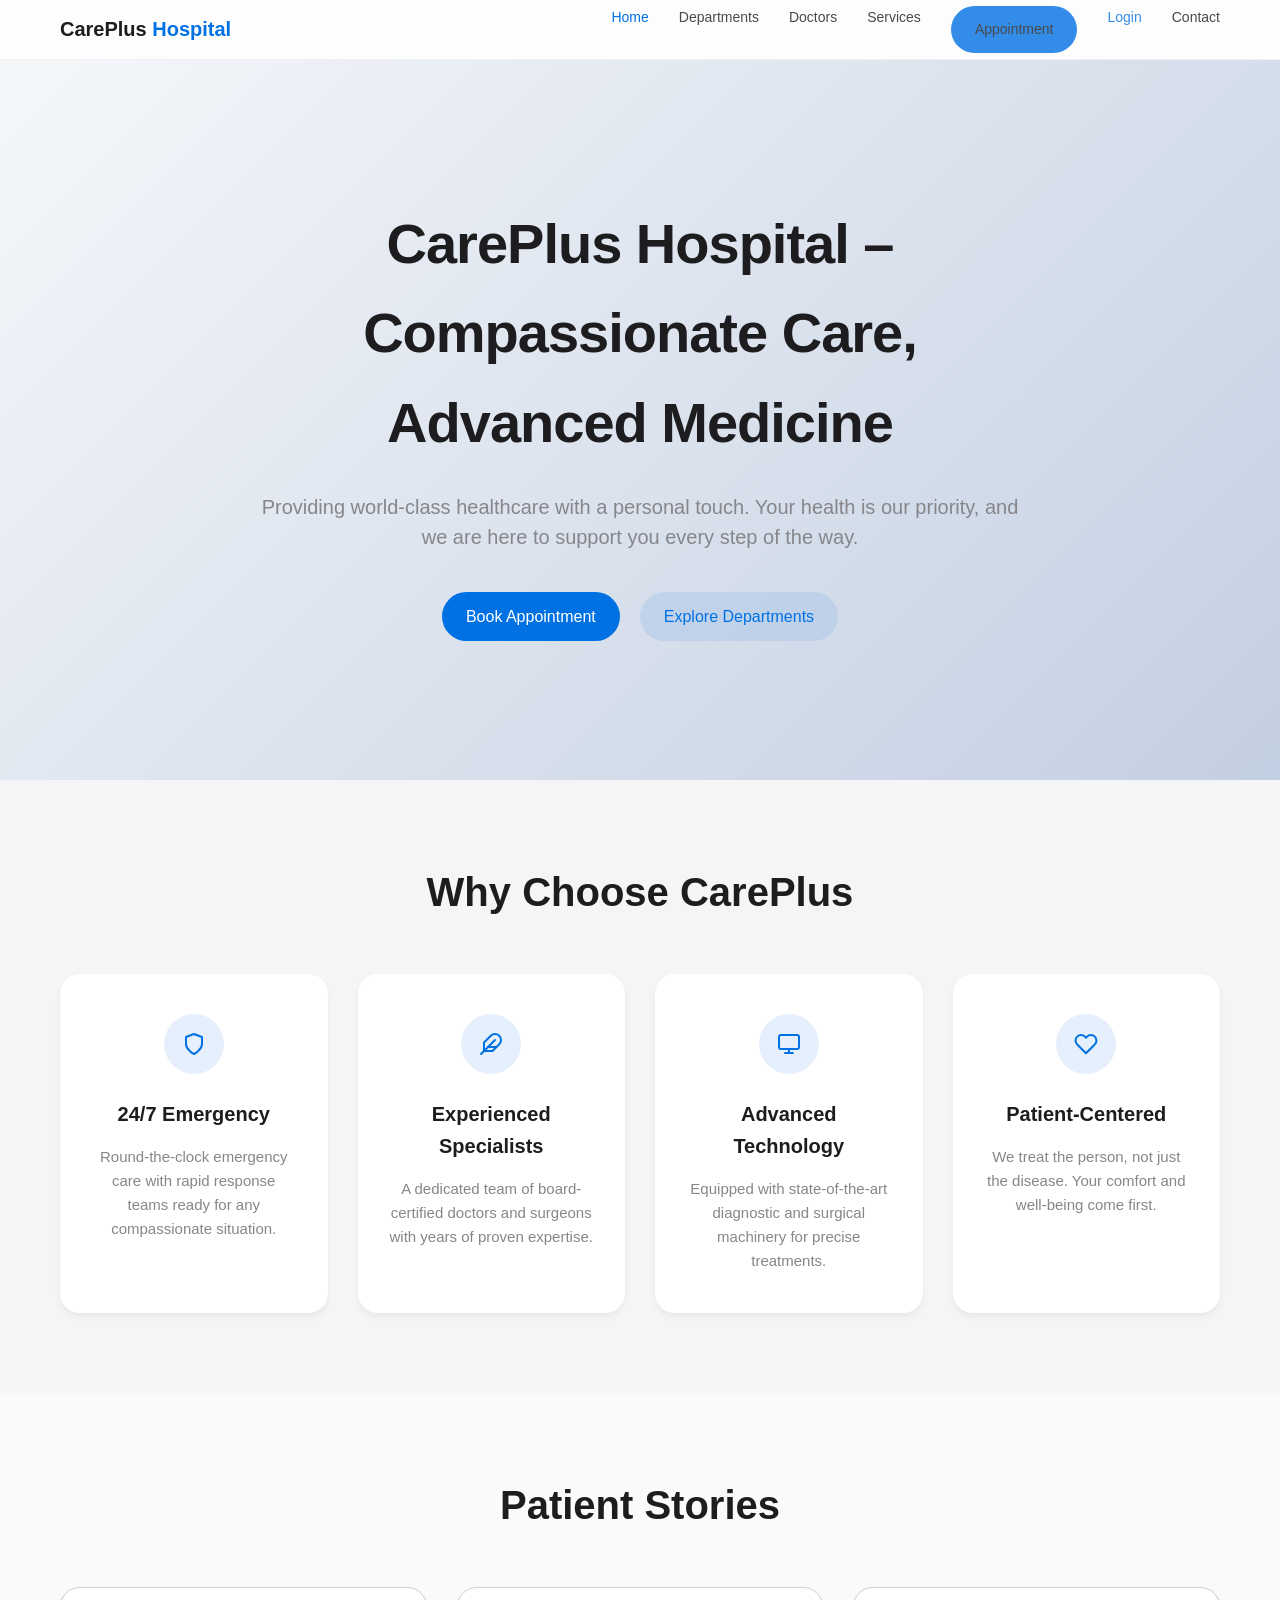
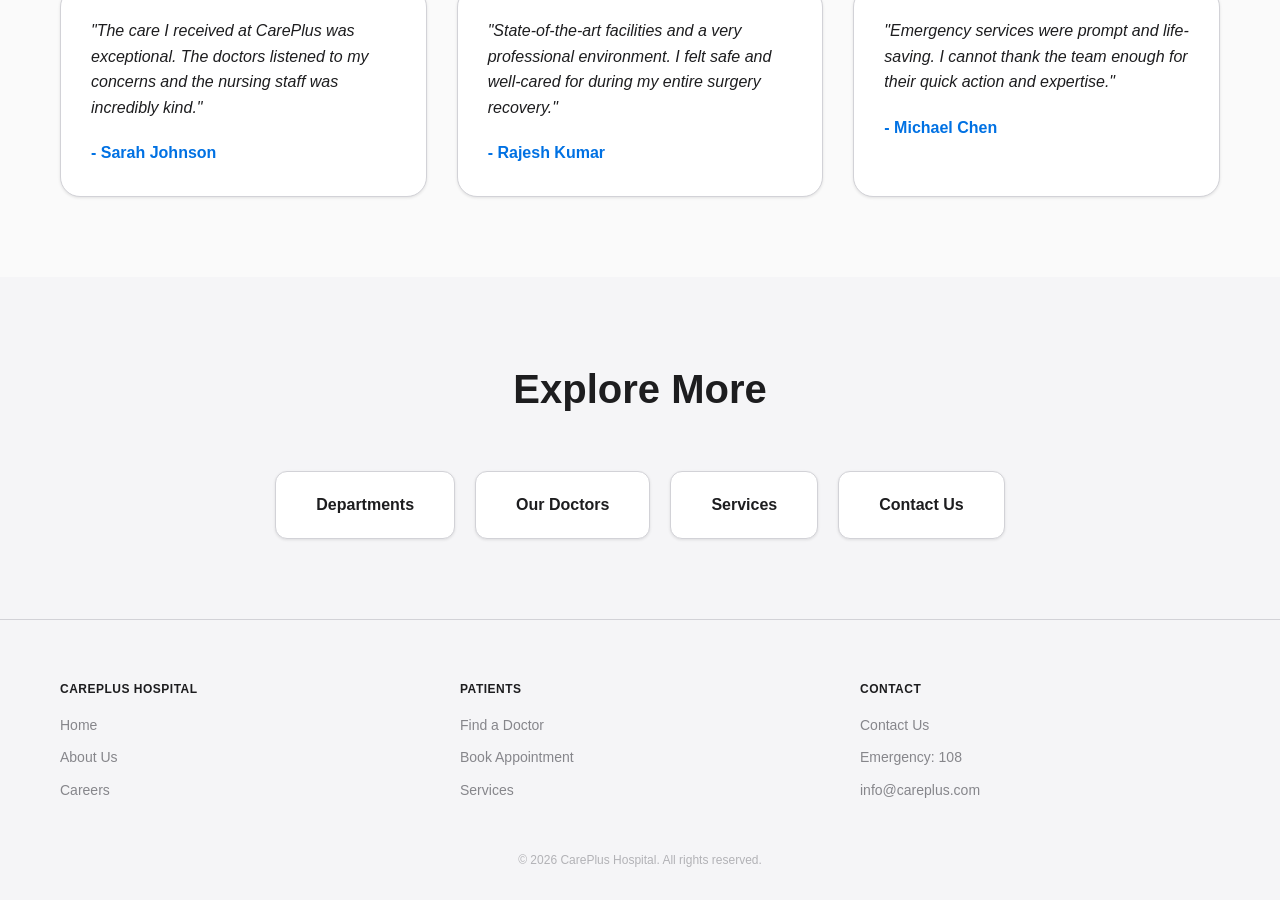
<file: index.html>
<!DOCTYPE html>
<html lang="en">
<head>
    <meta charset="UTF-8">
    <meta name="viewport" content="width=device-width, initial-scale=1.0">
    <title>CarePlus Hospital - Compassionate Care, Advanced Medicine</title>
    <link rel="stylesheet" href="assets/css/style.css">
</head>
<body>

    <!-- Header -->
    <header>
        <div class="container">
            <a href="index.html" class="logo">CarePlus <span>Hospital</span></a>
            <div class="menu-toggle">☰</div>
            <nav class="nav-links">
                <a href="index.html">Home</a>
                <a href="departments.html">Departments</a>
                <a href="doctors.html">Doctors</a>
                <a href="services.html">Services</a>
                <a href="appointment.html" class="btn btn-sm">Appointment</a>
                <!-- Phase 3: Add authentication links -->
                <a href="auth.html" style="color: var(--primary-color); font-weight: 500;">Login</a>
                <a href="contact.html">Contact</a>
            </nav>
        </div>
    </header>

    <!-- Hero Section -->
    <section class="hero">
        <div class="hero-content">
            <h1>CarePlus Hospital – Compassionate Care, Advanced Medicine</h1>
            <p>Providing world-class healthcare with a personal touch. Your health is our priority, and we are here to support you every step of the way.</p>
            <div class="hero-btns">
                <a href="appointment.html" class="btn">Book Appointment</a>
                <a href="departments.html" class="btn btn-secondary">Explore Departments</a>
            </div>
        </div>
    </section>

    <!-- Why Choose CarePlus -->
    <section class="section">
        <div class="container">
            <h2 class="section-title">Why Choose CarePlus</h2>
            <div class="grid-4">
                <!-- Card 1 -->
                <div class="feature-card">
                    <div class="feature-icon">
                        <svg width="24" height="24" viewBox="0 0 24 24" fill="none" stroke="currentColor" stroke-width="2" stroke-linecap="round" stroke-linejoin="round"><path d="M12 22s8-4 8-10V5l-8-3-8 3v7c0 6 8 10 8 10z"></path></svg>
                    </div>
                    <h3>24/7 Emergency</h3>
                    <p>Round-the-clock emergency care with rapid response teams ready for any compassionate situation.</p>
                </div>
                <!-- Card 2 -->
                <div class="feature-card">
                    <div class="feature-icon">
                        <svg width="24" height="24" viewBox="0 0 24 24" fill="none" stroke="currentColor" stroke-width="2" stroke-linecap="round" stroke-linejoin="round"><path d="M20.24 12.24a6 6 0 0 0-8.49-8.49L5 10.5V19h8.5z"></path><line x1="16" y1="8" x2="2" y2="22"></line><line x1="17.5" y1="15" x2="9" y2="15"></line></svg>
                    </div>
                    <h3>Experienced Specialists</h3>
                    <p>A dedicated team of board-certified doctors and surgeons with years of proven expertise.</p>
                </div>
                <!-- Card 3 -->
                <div class="feature-card">
                    <div class="feature-icon">
                        <svg width="24" height="24" viewBox="0 0 24 24" fill="none" stroke="currentColor" stroke-width="2" stroke-linecap="round" stroke-linejoin="round"><rect x="2" y="3" width="20" height="14" rx="2" ry="2"></rect><line x1="8" y1="21" x2="16" y2="21"></line><line x1="12" y1="17" x2="12" y2="21"></line></svg>
                    </div>
                    <h3>Advanced Technology</h3>
                    <p>Equipped with state-of-the-art diagnostic and surgical machinery for precise treatments.</p>
                </div>
                <!-- Card 4 -->
                <div class="feature-card">
                    <div class="feature-icon">
                        <svg width="24" height="24" viewBox="0 0 24 24" fill="none" stroke="currentColor" stroke-width="2" stroke-linecap="round" stroke-linejoin="round"><path d="M20.84 4.61a5.5 5.5 0 0 0-7.78 0L12 5.67l-1.06-1.06a5.5 5.5 0 0 0-7.78 7.78l1.06 1.06L12 21.23l7.78-7.78 1.06-1.06a5.5 5.5 0 0 0 0-7.78z"></path></svg>
                    </div>
                    <h3>Patient-Centered</h3>
                    <p>We treat the person, not just the disease. Your comfort and well-being come first.</p>
                </div>
            </div>
        </div>
    </section>

    <!-- Testimonials -->
    <section class="section" style="background-color: #fafafa;">
        <div class="container">
            <h2 class="section-title">Patient Stories</h2>
            <div class="grid-3">
                <div class="testimonial-card">
                    <p class="testimonial-text">"The care I received at CarePlus was exceptional. The doctors listened to my concerns and the nursing staff was incredibly kind."</p>
                    <p class="testimonial-author">- Sarah Johnson</p>
                </div>
                <div class="testimonial-card">
                    <p class="testimonial-text">"State-of-the-art facilities and a very professional environment. I felt safe and well-cared for during my entire surgery recovery."</p>
                    <p class="testimonial-author">- Rajesh Kumar</p>
                </div>
                <div class="testimonial-card">
                    <p class="testimonial-text">"Emergency services were prompt and life-saving. I cannot thank the team enough for their quick action and expertise."</p>
                    <p class="testimonial-author">- Michael Chen</p>
                </div>
            </div>
        </div>
    </section>

    <!-- Quick Navigation -->
    <section class="section">
        <div class="container">
            <h2 class="section-title">Explore More</h2>
            <div class="quick-nav-grid">
                <a href="departments.html" class="quick-nav-btn">Departments</a>
                <a href="doctors.html" class="quick-nav-btn">Our Doctors</a>
                <a href="services.html" class="quick-nav-btn">Services</a>
                <a href="contact.html" class="quick-nav-btn">Contact Us</a>
            </div>
        </div>
    </section>

    <!-- Footer -->
    <footer>
        <div class="container">
            <div class="footer-content">
                <div class="footer-col">
                    <h4>CarePlus Hospital</h4>
                    <a href="index.html">Home</a>
                    <a href="about.html">About Us</a>
                    <a href="careers.html">Careers</a>
                </div>
                <div class="footer-col">
                    <h4>Patients</h4>
                    <a href="doctors.html">Find a Doctor</a>
                    <a href="appointment.html">Book Appointment</a>
                    <a href="services.html">Services</a>
                </div>
                <div class="footer-col">
                    <h4>Contact</h4>
                    <a href="contact.html">Contact Us</a>
                    <a href="#">Emergency: 108</a>
                    <a href="#">info@careplus.com</a>
                </div>
            </div>
            <p style="text-align: center; opacity: 0.6; font-size: 12px;">&copy; 2026 CarePlus Hospital. All rights reserved.</p>
        </div>
    </footer>

    <script src="assets/js/main.js"></script>
</body>
</html>
</file>
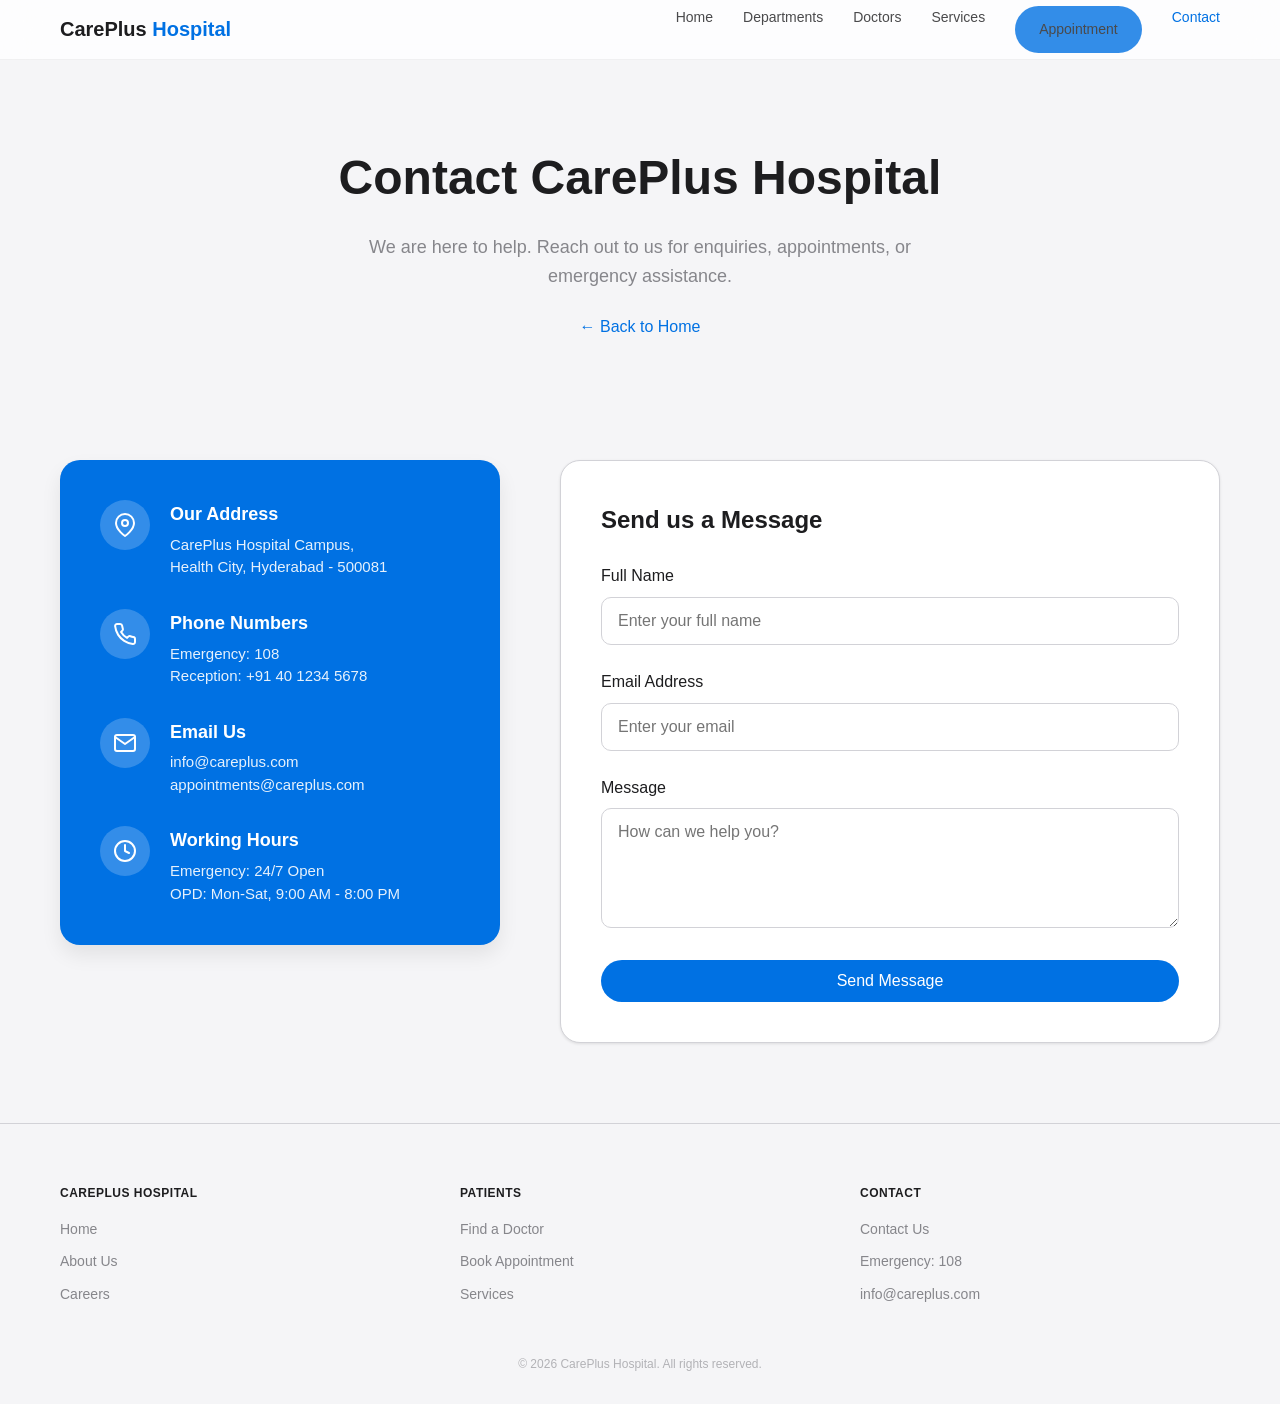
<file: contact.html>
<!DOCTYPE html>
<html lang="en">

<head>
    <meta charset="UTF-8">
    <meta name="viewport" content="width=device-width, initial-scale=1.0">
    <title>Contact Us - CarePlus Hospital</title>
    <link rel="stylesheet" href="assets/css/style.css">
</head>

<body>

    <!-- Header -->
    <header>
        <div class="container">
            <a href="index.html" class="logo">CarePlus <span>Hospital</span></a>
            <div class="menu-toggle">☰</div>
            <nav class="nav-links">
                <a href="index.html">Home</a>
                <a href="departments.html">Departments</a>
                <a href="doctors.html">Doctors</a>
                <a href="services.html">Services</a>
                <a href="appointment.html" class="btn btn-sm">Appointment</a>
                <a href="contact.html" class="active">Contact</a>
            </nav>
        </div>
    </header>

    <!-- Page Header -->
    <section class="page-header">
        <div class="container">
            <h1>Contact CarePlus Hospital</h1>
            <p>We are here to help. Reach out to us for enquiries, appointments, or emergency assistance.</p>
            <div style="margin-top: 24px;">
                <a href="index.html" style="color: var(--primary-color); font-weight: 500;">&larr; Back to Home</a>
            </div>
        </div>
    </section>

    <!-- Contact Section -->
    <section class="section">
        <div class="container">
            <div class="contact-grid">

                <!-- Contact Info -->
                <div class="contact-info-card">

                    <!-- Address -->
                    <div class="contact-info-item">
                        <div class="contact-info-icon">
                            <svg width="24" height="24" viewBox="0 0 24 24" fill="none" stroke="currentColor"
                                stroke-width="2" stroke-linecap="round" stroke-linejoin="round">
                                <path d="M21 10c0 7-9 13-9 13s-9-6-9-13a9 9 0 0 1 18 0z"></path>
                                <circle cx="12" cy="10" r="3"></circle>
                            </svg>
                        </div>
                        <div class="contact-info-text">
                            <h3>Our Address</h3>
                            <p>CarePlus Hospital Campus,<br>Health City, Hyderabad - 500081</p>
                        </div>
                    </div>

                    <!-- Phones -->
                    <div class="contact-info-item">
                        <div class="contact-info-icon">
                            <svg width="24" height="24" viewBox="0 0 24 24" fill="none" stroke="currentColor"
                                stroke-width="2" stroke-linecap="round" stroke-linejoin="round">
                                <path
                                    d="M22 16.92v3a2 2 0 0 1-2.18 2 19.79 19.79 0 0 1-8.63-3.07 19.5 19.5 0 0 1-6-6 19.79 19.79 0 0 1-3.07-8.67A2 2 0 0 1 4.11 2h3a2 2 0 0 1 2 1.72 12.84 12.84 0 0 0 .7 2.81 2 2 0 0 1-.45 2.11L8.09 9.91a16 16 0 0 0 6 6l1.27-1.27a2 2 0 0 1 2.11-.45 12.84 12.84 0 0 0 2.81.7A2 2 0 0 1 22 16.92z">
                                </path>
                            </svg>
                        </div>
                        <div class="contact-info-text">
                            <h3>Phone Numbers</h3>
                            <p>Emergency: 108<br>Reception: +91 40 1234 5678</p>
                        </div>
                    </div>

                    <!-- Email -->
                    <div class="contact-info-item">
                        <div class="contact-info-icon">
                            <svg width="24" height="24" viewBox="0 0 24 24" fill="none" stroke="currentColor"
                                stroke-width="2" stroke-linecap="round" stroke-linejoin="round">
                                <path d="M4 4h16c1.1 0 2 .9 2 2v12c0 1.1-.9 2-2 2H4c-1.1 0-2-.9-2-2V6c0-1.1.9-2 2-2z">
                                </path>
                                <polyline points="22,6 12,13 2,6"></polyline>
                            </svg>
                        </div>
                        <div class="contact-info-text">
                            <h3>Email Us</h3>
                            <p>info@careplus.com<br>appointments@careplus.com</p>
                        </div>
                    </div>

                    <!-- Timings -->
                    <div class="contact-info-item">
                        <div class="contact-info-icon">
                            <svg width="24" height="24" viewBox="0 0 24 24" fill="none" stroke="currentColor"
                                stroke-width="2" stroke-linecap="round" stroke-linejoin="round">
                                <circle cx="12" cy="12" r="10"></circle>
                                <polyline points="12 6 12 12 16 14"></polyline>
                            </svg>
                        </div>
                        <div class="contact-info-text">
                            <h3>Working Hours</h3>
                            <p>Emergency: 24/7 Open<br>OPD: Mon-Sat, 9:00 AM - 8:00 PM</p>
                        </div>
                    </div>

                </div>

                <!-- Contact Form -->
                <div class="contact-form-container">
                    <h2 style="margin-bottom: 24px; color: var(--secondary-color);">Send us a Message</h2>
                    <form>
                        <div class="form-group">
                            <label class="form-label">Full Name</label>
                            <input type="text" class="form-control" placeholder="Enter your full name" required>
                        </div>
                        <div class="form-group">
                            <label class="form-label">Email Address</label>
                            <input type="email" class="form-control" placeholder="Enter your email" required>
                        </div>
                        <div class="form-group">
                            <label class="form-label">Message</label>
                            <textarea class="form-control" placeholder="How can we help you?" required></textarea>
                        </div>
                        <button type="submit" class="btn" style="width: 100%;">Send Message</button>
                    </form>
                </div>

            </div>
        </div>
    </section>

    <!-- Footer -->
    <footer>
        <div class="container">
            <div class="footer-content">
                <div class="footer-col">
                    <h4>CarePlus Hospital</h4>
                    <a href="index.html">Home</a>
                    <a href="about.html">About Us</a>
                    <a href="careers.html">Careers</a>
                </div>
                <div class="footer-col">
                    <h4>Patients</h4>
                    <a href="doctors.html">Find a Doctor</a>
                    <a href="appointment.html">Book Appointment</a>
                    <a href="services.html">Services</a>
                </div>
                <div class="footer-col">
                    <h4>Contact</h4>
                    <a href="contact.html">Contact Us</a>
                    <a href="#">Emergency: 108</a>
                    <a href="#">info@careplus.com</a>
                </div>
            </div>
            <p style="text-align: center; opacity: 0.6; font-size: 12px;">&copy; 2026 CarePlus Hospital. All rights
                reserved.</p>
        </div>
    </footer>

    <script src="assets/js/main.js"></script>
</body>

</html>
</file>
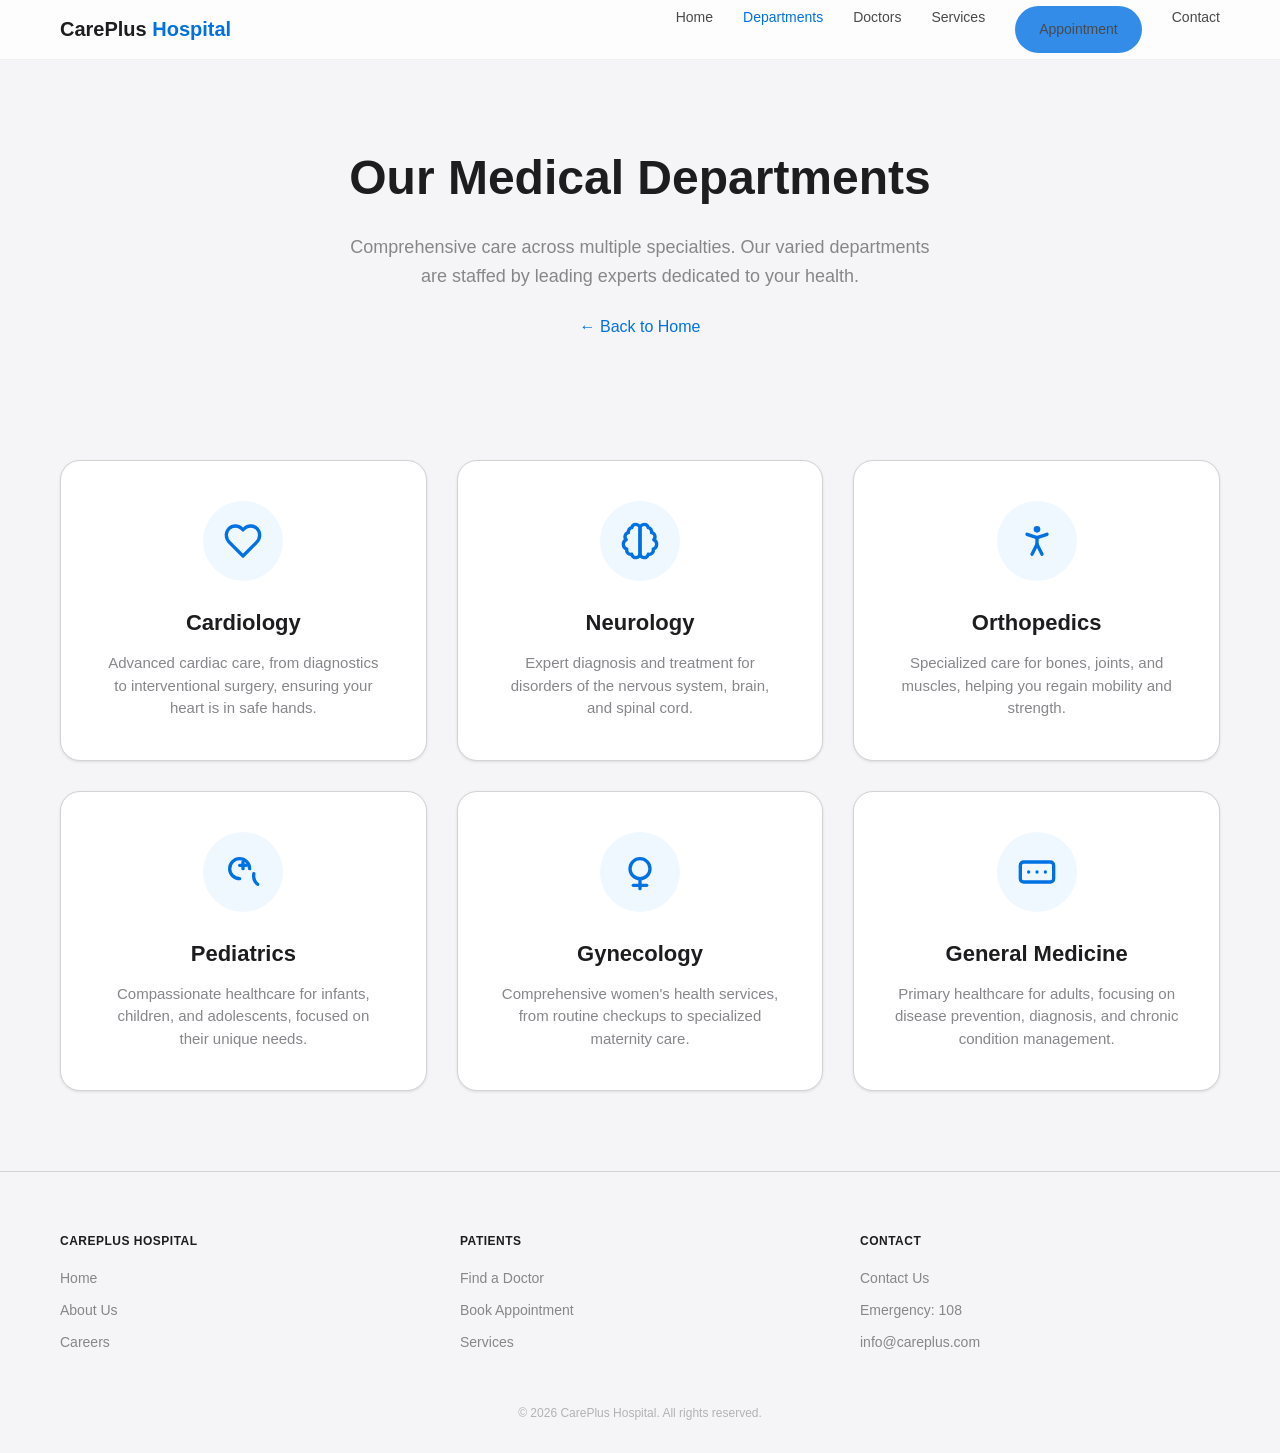
<file: departments.html>
<!DOCTYPE html>
<html lang="en">

<head>
    <meta charset="UTF-8">
    <meta name="viewport" content="width=device-width, initial-scale=1.0">
    <title>Departments - CarePlus Hospital</title>
    <link rel="stylesheet" href="assets/css/style.css">
</head>

<body>

    <!-- Header -->
    <header>
        <div class="container">
            <a href="index.html" class="logo">CarePlus <span>Hospital</span></a>
            <div class="menu-toggle">☰</div>
            <nav class="nav-links">
                <a href="index.html">Home</a>
                <a href="departments.html" class="active">Departments</a>
                <a href="doctors.html">Doctors</a>
                <a href="services.html">Services</a>
                <a href="appointment.html" class="btn btn-sm">Appointment</a>
                <a href="contact.html">Contact</a>
            </nav>
        </div>
    </header>

    <!-- Page Header -->
    <section class="page-header">
        <div class="container">
            <h1>Our Medical Departments</h1>
            <p>Comprehensive care across multiple specialties. Our varied departments are staffed by leading experts
                dedicated to your health.</p>
            <div style="margin-top: 24px;">
                <a href="index.html" style="color: var(--primary-color); font-weight: 500;">&larr; Back to Home</a>
            </div>
        </div>
    </section>

    <!-- Departments Grid -->
    <section class="section">
        <div class="container">
            <div class="grid-3">
                <!-- Cardiology -->
                <div class="department-card">
                    <div class="department-icon">
                        <svg width="40" height="40" viewBox="0 0 24 24" fill="none" stroke="currentColor"
                            stroke-width="2" stroke-linecap="round" stroke-linejoin="round">
                            <path
                                d="M20.42 4.58a5.4 5.4 0 0 0-7.65 0l-.77.78-.77-.78a5.4 5.4 0 0 0-7.65 0C1.46 6.7 1.33 10.28 4 13l8 8 8-8c2.67-2.72 2.54-6.3.42-8.42z">
                            </path>
                        </svg>
                    </div>
                    <h3>Cardiology</h3>
                    <p>Advanced cardiac care, from diagnostics to interventional surgery, ensuring your heart is in safe
                        hands.</p>
                </div>

                <!-- Neurology -->
                <div class="department-card">
                    <div class="department-icon">
                        <svg width="40" height="40" viewBox="0 0 24 24" fill="none" stroke="currentColor"
                            stroke-width="2" stroke-linecap="round" stroke-linejoin="round">
                            <path
                                d="M9.5 2A2.5 2.5 0 0 1 12 4.5v15a2.5 2.5 0 0 1-4.96.44 2.5 2.5 0 0 1-2.96-3.08 3 3 0 0 1-.34-5.58 2.5 2.5 0 0 1 1.32-4.24 2.5 2.5 0 0 1 1.98-3A2.5 2.5 0 0 1 9.5 2Z">
                            </path>
                            <path
                                d="M14.5 2A2.5 2.5 0 0 0 12 4.5v15a2.5 2.5 0 0 0 4.96.44 2.5 2.5 0 0 0 2.96-3.08 3 3 0 0 0 .34-5.58 2.5 2.5 0 0 0-1.32-4.24 2.5 2.5 0 0 0-1.98-3A2.5 2.5 0 0 0 14.5 2Z">
                            </path>
                        </svg>
                    </div>
                    <h3>Neurology</h3>
                    <p>Expert diagnosis and treatment for disorders of the nervous system, brain, and spinal cord.</p>
                </div>

                <!-- Orthopedics -->
                <div class="department-card">
                    <div class="department-icon">
                        <svg width="40" height="40" viewBox="0 0 24 24" fill="none" stroke="currentColor"
                            stroke-width="2" stroke-linecap="round" stroke-linejoin="round">
                            <circle cx="12" cy="5" r="1"></circle>
                            <path d="m9 20 3-6 3 6"></path>
                            <path d="m6 8 6 2 6-2"></path>
                            <path d="M12 10v4"></path>
                        </svg>
                    </div>
                    <h3>Orthopedics</h3>
                    <p>Specialized care for bones, joints, and muscles, helping you regain mobility and strength.</p>
                </div>

                <!-- Pediatrics -->
                <div class="department-card">
                    <div class="department-icon">
                        <svg width="40" height="40" viewBox="0 0 24 24" fill="none" stroke="currentColor"
                            stroke-width="2" stroke-linecap="round" stroke-linejoin="round">
                            <path d="M10 16c-3.3 0-6-2.7-6-6 0-3.3 2.7-6 6-6 3.3 0 6 2.7 6 6"></path>
                            <path d="M20.8 19.4c-1.8-1.5-2.7-3.9-2.3-6.4"></path>
                            <path d="M14 8h-4"></path>
                            <path d="M12 6v4"></path>
                        </svg>
                    </div>
                    <h3>Pediatrics</h3>
                    <p>Compassionate healthcare for infants, children, and adolescents, focused on their unique needs.
                    </p>
                </div>

                <!-- Gynecology -->
                <div class="department-card">
                    <div class="department-icon">
                        <svg width="40" height="40" viewBox="0 0 24 24" fill="none" stroke="currentColor"
                            stroke-width="2" stroke-linecap="round" stroke-linejoin="round">
                            <circle cx="12" cy="10" r="6"></circle>
                            <path d="M12 16v6"></path>
                            <path d="M8 20h8"></path>
                        </svg>
                    </div>
                    <h3>Gynecology</h3>
                    <p>Comprehensive women's health services, from routine checkups to specialized maternity care.</p>
                </div>

                <!-- General Medicine -->
                <div class="department-card">
                    <div class="department-icon">
                        <svg width="40" height="40" viewBox="0 0 24 24" fill="none" stroke="currentColor"
                            stroke-width="2" stroke-linecap="round" stroke-linejoin="round">
                            <rect x="2" y="6" width="20" height="12" rx="2"></rect>
                            <path d="M12 12h.01"></path>
                            <path d="M17 12h.01"></path>
                            <path d="M7 12h.01"></path>
                        </svg>
                    </div>
                    <h3>General Medicine</h3>
                    <p>Primary healthcare for adults, focusing on disease prevention, diagnosis, and chronic condition
                        management.</p>
                </div>
            </div>
        </div>
    </section>

    <!-- Footer -->
    <footer>
        <div class="container">
            <div class="footer-content">
                <div class="footer-col">
                    <h4>CarePlus Hospital</h4>
                    <a href="index.html">Home</a>
                    <a href="about.html">About Us</a>
                    <a href="careers.html">Careers</a>
                </div>
                <div class="footer-col">
                    <h4>Patients</h4>
                    <a href="doctors.html">Find a Doctor</a>
                    <a href="appointment.html">Book Appointment</a>
                    <a href="services.html">Services</a>
                </div>
                <div class="footer-col">
                    <h4>Contact</h4>
                    <a href="contact.html">Contact Us</a>
                    <a href="#">Emergency: 108</a>
                    <a href="#">info@careplus.com</a>
                </div>
            </div>
            <p style="text-align: center; opacity: 0.6; font-size: 12px;">&copy; 2026 CarePlus Hospital. All rights
                reserved.</p>
        </div>
    </footer>

    <script src="assets/js/main.js"></script>
</body>

</html>
</file>
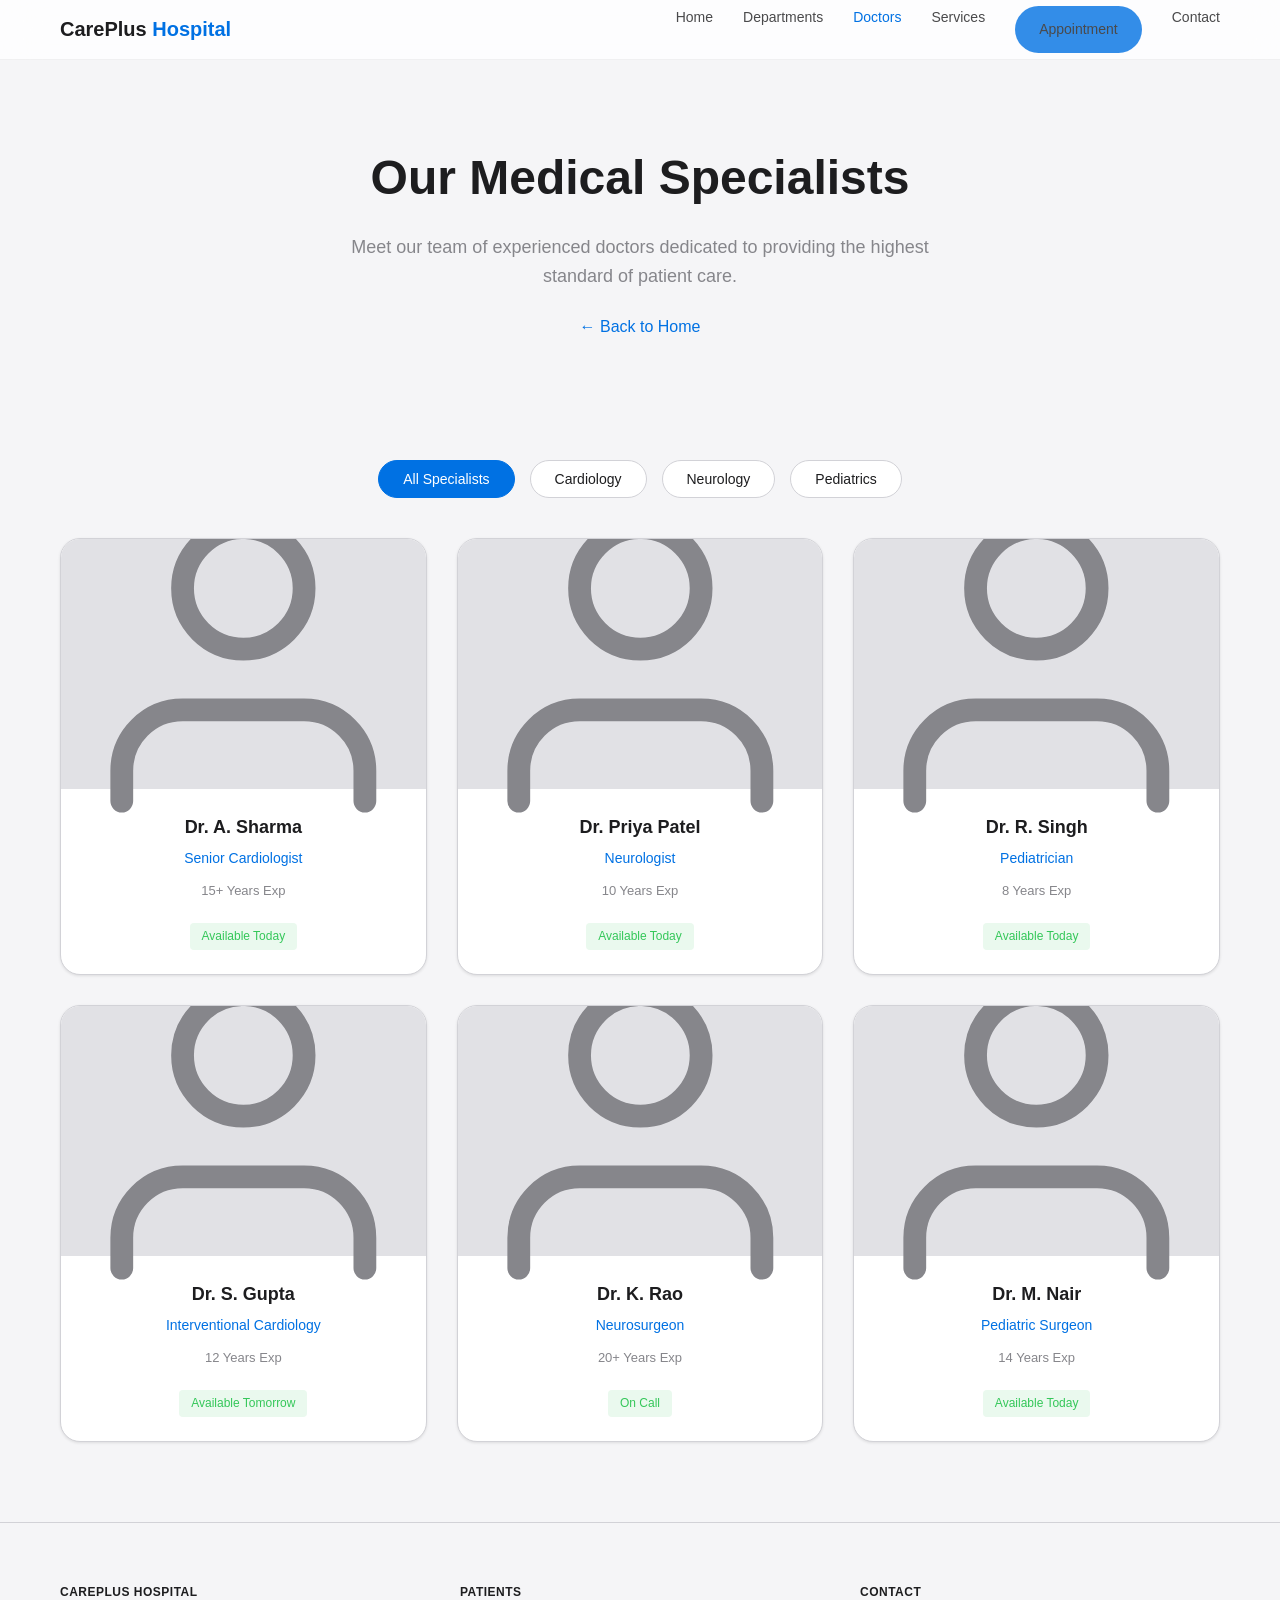
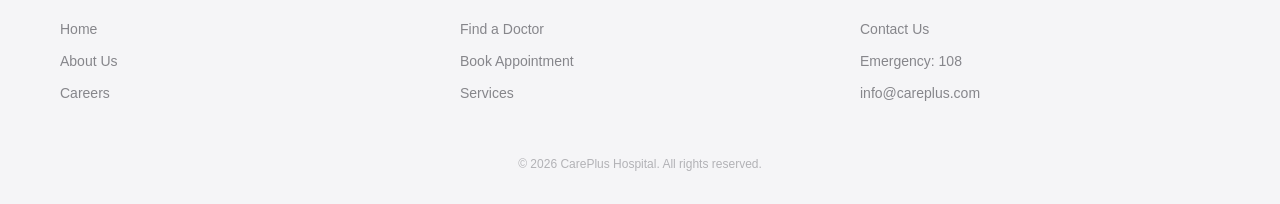
<file: doctors.html>
<!DOCTYPE html>
<html lang="en">

<head>
    <meta charset="UTF-8">
    <meta name="viewport" content="width=device-width, initial-scale=1.0">
    <title>Our Doctors - CarePlus Hospital</title>
    <link rel="stylesheet" href="assets/css/style.css">
</head>

<body>

    <!-- Header -->
    <header>
        <div class="container">
            <a href="index.html" class="logo">CarePlus <span>Hospital</span></a>
            <div class="menu-toggle">☰</div>
            <nav class="nav-links">
                <a href="index.html">Home</a>
                <a href="departments.html">Departments</a>
                <a href="doctors.html" class="active">Doctors</a>
                <a href="services.html">Services</a>
                <a href="appointment.html" class="btn btn-sm">Appointment</a>
                <a href="contact.html">Contact</a>
            </nav>
        </div>
    </header>

    <!-- Page Header -->
    <section class="page-header">
        <div class="container">
            <h1>Our Medical Specialists</h1>
            <p>Meet our team of experienced doctors dedicated to providing the highest standard of patient care.</p>
            <div style="margin-top: 24px;">
                <a href="index.html" style="color: var(--primary-color); font-weight: 500;">&larr; Back to Home</a>
            </div>
        </div>
    </section>

    <!-- Doctors Section -->
    <section class="section">
        <div class="container">

            <!-- Filters -->
            <div class="filter-container">
                <button class="filter-btn active" data-filter="all">All Specialists</button>
                <button class="filter-btn" data-filter="cardiology">Cardiology</button>
                <button class="filter-btn" data-filter="neurology">Neurology</button>
                <button class="filter-btn" data-filter="pediatrics">Pediatrics</button>
            </div>

            <!-- Grid -->
            <div class="grid-3">

                <!-- Doctor 1: Cardiology -->
                <div class="doctor-card" data-category="cardiology">
                    <div class="doctor-img">
                        <svg class="doctor-placeholder-icon" viewBox="0 0 24 24" fill="none" stroke="currentColor"
                            stroke-width="1.5" stroke-linecap="round" stroke-linejoin="round">
                            <path d="M20 21v-2a4 4 0 0 0-4-4H8a4 4 0 0 0-4 4v2"></path>
                            <circle cx="12" cy="7" r="4"></circle>
                        </svg>
                    </div>
                    <div class="doctor-info">
                        <h3 class="doctor-name">Dr. A. Sharma</h3>
                        <p class="doctor-specialty">Senior Cardiologist</p>
                        <div class="doctor-meta">
                            <span>15+ Years Exp</span>
                        </div>
                        <span class="doctor-status">Available Today</span>
                    </div>
                </div>

                <!-- Doctor 2: Neurology -->
                <div class="doctor-card" data-category="neurology">
                    <div class="doctor-img">
                        <svg class="doctor-placeholder-icon" viewBox="0 0 24 24" fill="none" stroke="currentColor"
                            stroke-width="1.5" stroke-linecap="round" stroke-linejoin="round">
                            <path d="M20 21v-2a4 4 0 0 0-4-4H8a4 4 0 0 0-4 4v2"></path>
                            <circle cx="12" cy="7" r="4"></circle>
                        </svg>
                    </div>
                    <div class="doctor-info">
                        <h3 class="doctor-name">Dr. Priya Patel</h3>
                        <p class="doctor-specialty">Neurologist</p>
                        <div class="doctor-meta">
                            <span>10 Years Exp</span>
                        </div>
                        <span class="doctor-status">Available Today</span>
                    </div>
                </div>

                <!-- Doctor 3: Pediatrics -->
                <div class="doctor-card" data-category="pediatrics">
                    <div class="doctor-img">
                        <svg class="doctor-placeholder-icon" viewBox="0 0 24 24" fill="none" stroke="currentColor"
                            stroke-width="1.5" stroke-linecap="round" stroke-linejoin="round">
                            <path d="M20 21v-2a4 4 0 0 0-4-4H8a4 4 0 0 0-4 4v2"></path>
                            <circle cx="12" cy="7" r="4"></circle>
                        </svg>
                    </div>
                    <div class="doctor-info">
                        <h3 class="doctor-name">Dr. R. Singh</h3>
                        <p class="doctor-specialty">Pediatrician</p>
                        <div class="doctor-meta">
                            <span>8 Years Exp</span>
                        </div>
                        <span class="doctor-status">Available Today</span>
                    </div>
                </div>

                <!-- Doctor 4: Cardiology -->
                <div class="doctor-card" data-category="cardiology">
                    <div class="doctor-img">
                        <svg class="doctor-placeholder-icon" viewBox="0 0 24 24" fill="none" stroke="currentColor"
                            stroke-width="1.5" stroke-linecap="round" stroke-linejoin="round">
                            <path d="M20 21v-2a4 4 0 0 0-4-4H8a4 4 0 0 0-4 4v2"></path>
                            <circle cx="12" cy="7" r="4"></circle>
                        </svg>
                    </div>
                    <div class="doctor-info">
                        <h3 class="doctor-name">Dr. S. Gupta</h3>
                        <p class="doctor-specialty">Interventional Cardiology</p>
                        <div class="doctor-meta">
                            <span>12 Years Exp</span>
                        </div>
                        <span class="doctor-status">Available Tomorrow</span>
                    </div>
                </div>

                <!-- Doctor 5: Neurology -->
                <div class="doctor-card" data-category="neurology">
                    <div class="doctor-img">
                        <svg class="doctor-placeholder-icon" viewBox="0 0 24 24" fill="none" stroke="currentColor"
                            stroke-width="1.5" stroke-linecap="round" stroke-linejoin="round">
                            <path d="M20 21v-2a4 4 0 0 0-4-4H8a4 4 0 0 0-4 4v2"></path>
                            <circle cx="12" cy="7" r="4"></circle>
                        </svg>
                    </div>
                    <div class="doctor-info">
                        <h3 class="doctor-name">Dr. K. Rao</h3>
                        <p class="doctor-specialty">Neurosurgeon</p>
                        <div class="doctor-meta">
                            <span>20+ Years Exp</span>
                        </div>
                        <span class="doctor-status">On Call</span>
                    </div>
                </div>

                <!-- Doctor 6: Pediatrics -->
                <div class="doctor-card" data-category="pediatrics">
                    <div class="doctor-img">
                        <svg class="doctor-placeholder-icon" viewBox="0 0 24 24" fill="none" stroke="currentColor"
                            stroke-width="1.5" stroke-linecap="round" stroke-linejoin="round">
                            <path d="M20 21v-2a4 4 0 0 0-4-4H8a4 4 0 0 0-4 4v2"></path>
                            <circle cx="12" cy="7" r="4"></circle>
                        </svg>
                    </div>
                    <div class="doctor-info">
                        <h3 class="doctor-name">Dr. M. Nair</h3>
                        <p class="doctor-specialty">Pediatric Surgeon</p>
                        <div class="doctor-meta">
                            <span>14 Years Exp</span>
                        </div>
                        <span class="doctor-status">Available Today</span>
                    </div>
                </div>

            </div>
        </div>
    </section>

    <!-- Footer -->
    <footer>
        <div class="container">
            <div class="footer-content">
                <div class="footer-col">
                    <h4>CarePlus Hospital</h4>
                    <a href="index.html">Home</a>
                    <a href="about.html">About Us</a>
                    <a href="careers.html">Careers</a>
                </div>
                <div class="footer-col">
                    <h4>Patients</h4>
                    <a href="doctors.html">Find a Doctor</a>
                    <a href="appointment.html">Book Appointment</a>
                    <a href="services.html">Services</a>
                </div>
                <div class="footer-col">
                    <h4>Contact</h4>
                    <a href="contact.html">Contact Us</a>
                    <a href="#">Emergency: 108</a>
                    <a href="#">info@careplus.com</a>
                </div>
            </div>
            <p style="text-align: center; opacity: 0.6; font-size: 12px;">&copy; 2026 CarePlus Hospital. All rights
                reserved.</p>
        </div>
    </footer>

    <script src="assets/js/main.js"></script>
</body>

</html>
</file>
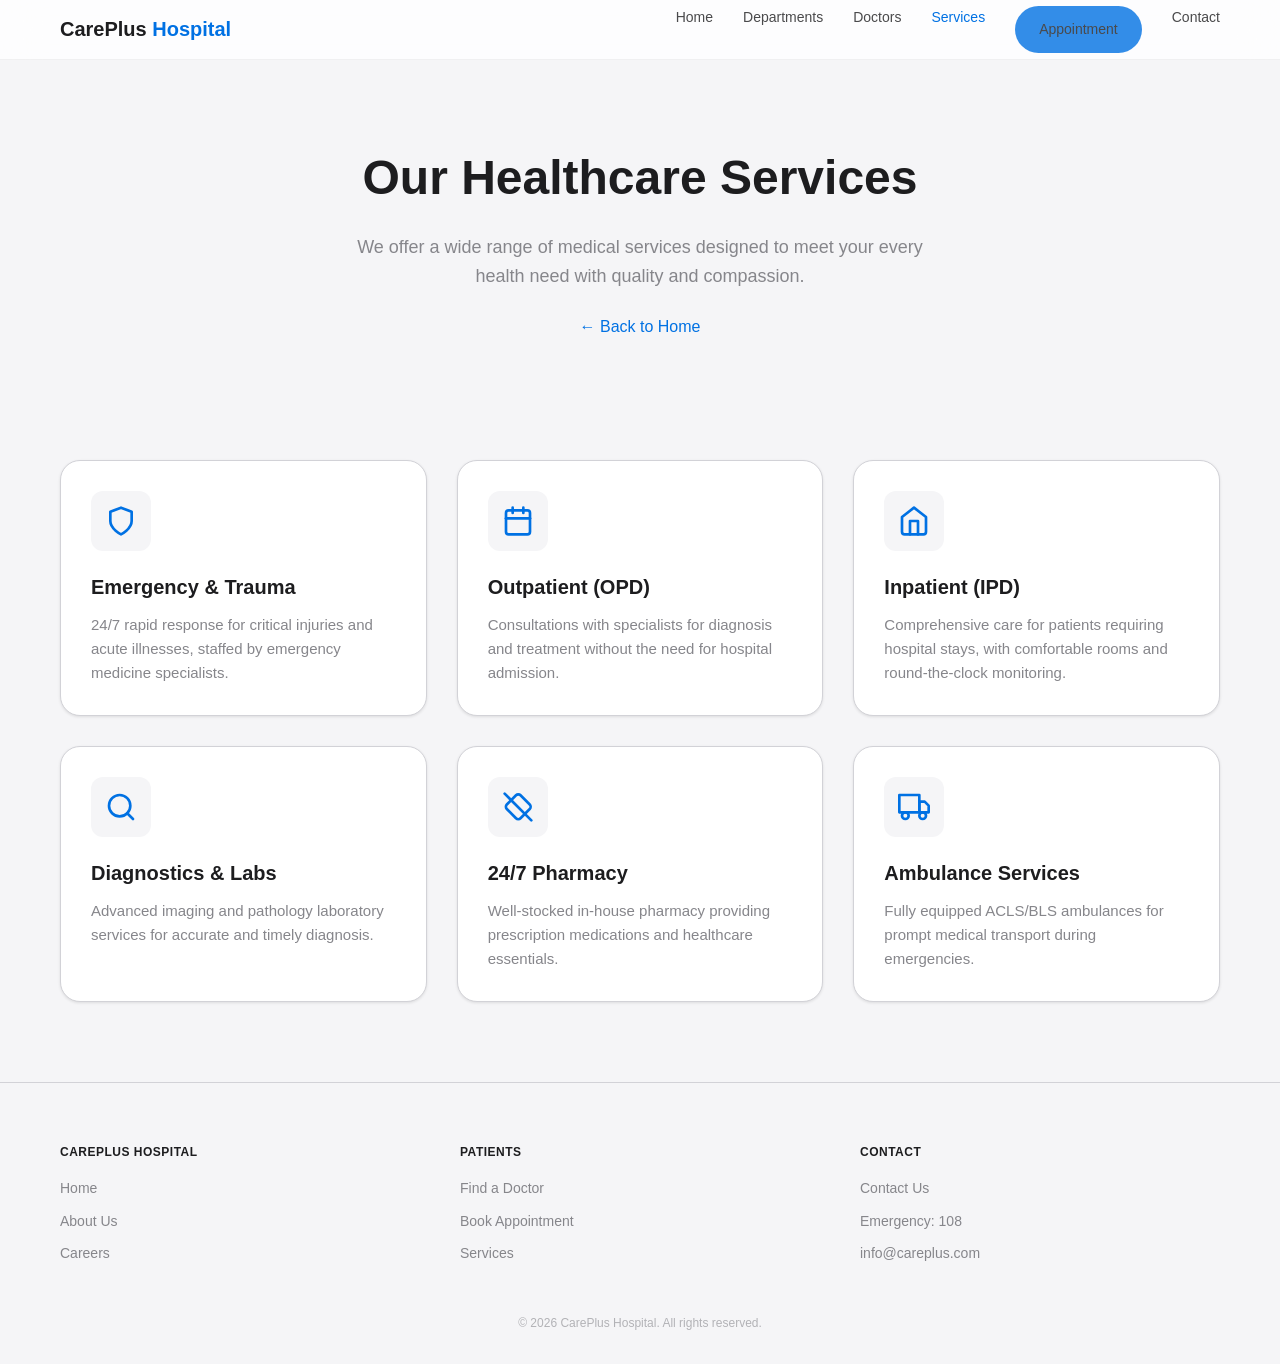
<file: services.html>
<!DOCTYPE html>
<html lang="en">

<head>
    <meta charset="UTF-8">
    <meta name="viewport" content="width=device-width, initial-scale=1.0">
    <title>Services - CarePlus Hospital</title>
    <link rel="stylesheet" href="assets/css/style.css">
</head>

<body>

    <!-- Header -->
    <header>
        <div class="container">
            <a href="index.html" class="logo">CarePlus <span>Hospital</span></a>
            <div class="menu-toggle">☰</div>
            <nav class="nav-links">
                <a href="index.html">Home</a>
                <a href="departments.html">Departments</a>
                <a href="doctors.html">Doctors</a>
                <a href="services.html" class="active">Services</a>
                <a href="appointment.html" class="btn btn-sm">Appointment</a>
                <a href="contact.html">Contact</a>
            </nav>
        </div>
    </header>

    <!-- Page Header -->
    <section class="page-header">
        <div class="container">
            <h1>Our Healthcare Services</h1>
            <p>We offer a wide range of medical services designed to meet your every health need with quality and
                compassion.</p>
            <div style="margin-top: 24px;">
                <a href="index.html" style="color: var(--primary-color); font-weight: 500;">&larr; Back to Home</a>
            </div>
        </div>
    </section>

    <!-- Services Grid -->
    <section class="section">
        <div class="container">
            <div class="grid-3">

                <!-- Service 1: Emergency -->
                <div class="service-card">
                    <div class="service-icon">
                        <svg width="32" height="32" viewBox="0 0 24 24" fill="none" stroke="currentColor"
                            stroke-width="2" stroke-linecap="round" stroke-linejoin="round">
                            <path d="M12 22s8-4 8-10V5l-8-3-8 3v7c0 6 8 10 8 10z"></path>
                        </svg>
                    </div>
                    <h3>Emergency & Trauma</h3>
                    <p>24/7 rapid response for critical injuries and acute illnesses, staffed by emergency medicine
                        specialists.</p>
                </div>

                <!-- Service 2: OPD -->
                <div class="service-card">
                    <div class="service-icon">
                        <svg width="32" height="32" viewBox="0 0 24 24" fill="none" stroke="currentColor"
                            stroke-width="2" stroke-linecap="round" stroke-linejoin="round">
                            <rect x="3" y="4" width="18" height="18" rx="2" ry="2"></rect>
                            <line x1="16" y1="2" x2="16" y2="6"></line>
                            <line x1="8" y1="2" x2="8" y2="6"></line>
                            <line x1="3" y1="10" x2="21" y2="10"></line>
                        </svg>
                    </div>
                    <h3>Outpatient (OPD)</h3>
                    <p>Consultations with specialists for diagnosis and treatment without the need for hospital
                        admission.</p>
                </div>

                <!-- Service 3: IPD -->
                <div class="service-card">
                    <div class="service-icon">
                        <svg width="32" height="32" viewBox="0 0 24 24" fill="none" stroke="currentColor"
                            stroke-width="2" stroke-linecap="round" stroke-linejoin="round">
                            <path d="M3 9l9-7 9 7v11a2 2 0 0 1-2 2H5a2 2 0 0 1-2-2z"></path>
                            <polyline points="9 22 9 12 15 12 15 22"></polyline>
                        </svg>
                    </div>
                    <h3>Inpatient (IPD)</h3>
                    <p>Comprehensive care for patients requiring hospital stays, with comfortable rooms and
                        round-the-clock monitoring.</p>
                </div>

                <!-- Service 4: Diagnostics -->
                <div class="service-card">
                    <div class="service-icon">
                        <svg width="32" height="32" viewBox="0 0 24 24" fill="none" stroke="currentColor"
                            stroke-width="2" stroke-linecap="round" stroke-linejoin="round">
                            <circle cx="11" cy="11" r="8"></circle>
                            <line x1="21" y1="21" x2="16.65" y2="16.65"></line>
                        </svg>
                    </div>
                    <h3>Diagnostics & Labs</h3>
                    <p>Advanced imaging and pathology laboratory services for accurate and timely diagnosis.</p>
                </div>

                <!-- Service 5: Pharmacy -->
                <div class="service-card">
                    <div class="service-icon">
                        <svg width="32" height="32" viewBox="0 0 24 24" fill="none" stroke="currentColor"
                            stroke-width="2" stroke-linecap="round" stroke-linejoin="round">
                            <path
                                d="M10.5 20.4l-6.9-6.9c-.9-.9-.9-2.5 0-3.4l6.9-6.9c.9-.9 2.5-.9 3.4 0l6.9 6.9c.9.9.9 2.5 0 3.4l-6.9 6.9c-.9.9-2.5.9-3.4 0z">
                            </path>
                            <line x1="2" y1="2" x2="22" y2="22"></line>
                        </svg>
                    </div>
                    <h3>24/7 Pharmacy</h3>
                    <p>Well-stocked in-house pharmacy providing prescription medications and healthcare essentials.</p>
                </div>

                <!-- Service 6: Ambulance -->
                <div class="service-card">
                    <div class="service-icon">
                        <svg width="32" height="32" viewBox="0 0 24 24" fill="none" stroke="currentColor"
                            stroke-width="2" stroke-linecap="round" stroke-linejoin="round">
                            <rect x="1" y="3" width="15" height="13"></rect>
                            <polygon points="16 8 20 8 23 11 23 16 16 16 16 8"></polygon>
                            <circle cx="5.5" cy="18.5" r="2.5"></circle>
                            <circle cx="18.5" cy="18.5" r="2.5"></circle>
                        </svg>
                    </div>
                    <h3>Ambulance Services</h3>
                    <p>Fully equipped ACLS/BLS ambulances for prompt medical transport during emergencies.</p>
                </div>

            </div>
        </div>
    </section>

    <!-- Footer -->
    <footer>
        <div class="container">
            <div class="footer-content">
                <div class="footer-col">
                    <h4>CarePlus Hospital</h4>
                    <a href="index.html">Home</a>
                    <a href="about.html">About Us</a>
                    <a href="careers.html">Careers</a>
                </div>
                <div class="footer-col">
                    <h4>Patients</h4>
                    <a href="doctors.html">Find a Doctor</a>
                    <a href="appointment.html">Book Appointment</a>
                    <a href="services.html">Services</a>
                </div>
                <div class="footer-col">
                    <h4>Contact</h4>
                    <a href="contact.html">Contact Us</a>
                    <a href="#">Emergency: 108</a>
                    <a href="#">info@careplus.com</a>
                </div>
            </div>
            <p style="text-align: center; opacity: 0.6; font-size: 12px;">&copy; 2026 CarePlus Hospital. All rights
                reserved.</p>
        </div>
    </footer>

    <script src="assets/js/main.js"></script>
</body>

</html>
</file>
<file: assets/css/style.css>
/* 
 * CarePlus Hospital - Global Styles
 * Theme: Premium, Apple-inspired, Clean, Trustworthy
 */

:root {
    /* Color Palette */
    --primary-color: #0071e3;
    /* Classic Apple Blue */
    --primary-hover: #0077ed;
    --secondary-color: #1d1d1f;
    /* Dark Gray / Black */
    --background-color: #f5f5f7;
    /* Off-white background */
    --card-bg: #ffffff;
    --text-main: #1d1d1f;
    --text-light: #86868b;
    --border-color: #d2d2d7;
    --success-color: #34c759;
    --error-color: #ff3b30;

    /* Typography */
    --font-main: -apple-system, BlinkMacSystemFont, "Segoe UI", Roboto, Oxygen, Ubuntu, Cantarell, "Open Sans", "Helvetica Neue", sans-serif;

    /* Spacing & Layout */
    --container-width: 1200px;
    --header-height: 60px;
    --radius-md: 12px;
    --radius-lg: 20px;

    /* Shadows */
    --shadow-sm: 0 1px 3px rgba(0, 0, 0, 0.1);
    --shadow-md: 0 4px 6px rgba(0, 0, 0, 0.05);
    --shadow-lg: 0 10px 20px rgba(0, 0, 0, 0.08);
    /* Soft, diffused shadow */

    /* Transitions */
    --transition: all 0.3s ease;
}

/* Reset & Base */
* {
    margin: 0;
    padding: 0;
    box-sizing: border-box;
}

body {
    font-family: var(--font-main);
    background-color: var(--background-color);
    color: var(--text-main);
    line-height: 1.6;
    -webkit-font-smoothing: antialiased;
}

a {
    text-decoration: none;
    color: inherit;
    transition: var(--transition);
}

ul {
    list-style: none;
}

img {
    max-width: 100%;
    display: block;
}

/* Layout Utilities */
.container {
    max-width: var(--container-width);
    margin: 0 auto;
    padding: 0 20px;
}

.section {
    padding: 80px 0;
}

.section-title {
    font-size: 40px;
    font-weight: 600;
    text-align: center;
    margin-bottom: 50px;
    color: var(--secondary-color);
}

.btn {
    display: inline-block;
    padding: 12px 24px;
    background-color: var(--primary-color);
    color: white;
    border-radius: 980px;
    /* Pill shape */
    font-size: 16px;
    font-weight: 500;
    cursor: pointer;
    border: none;
    transition: var(--transition);
}

.btn:hover {
    background-color: var(--primary-hover);
    transform: scale(1.02);
}

.btn-secondary {
    background-color: rgba(0, 113, 227, 0.1);
    color: var(--primary-color);
}

.btn-secondary:hover {
    background-color: rgba(0, 113, 227, 0.2);
}

/* Header */
header {
    background-color: rgba(255, 255, 255, 0.8);
    backdrop-filter: blur(20px);
    -webkit-backdrop-filter: blur(20px);
    height: var(--header-height);
    position: sticky;
    top: 0;
    z-index: 1000;
    border-bottom: 1px solid rgba(0, 0, 0, 0.05);
    display: flex;
    align-items: center;
}

header .container {
    display: flex;
    justify-content: space-between;
    align-items: center;
    width: 100%;
}

.logo {
    font-size: 20px;
    font-weight: 600;
    color: var(--text-main);
}

.logo span {
    color: var(--primary-color);
}

.nav-links {
    display: flex;
    gap: 30px;
}

.nav-links a {
    font-size: 14px;
    color: var(--text-main);
    opacity: 0.8;
}

.nav-links a:hover,
.nav-links a.active {
    opacity: 1;
    color: var(--primary-color);
}

/* Mobile Menu */
.menu-toggle {
    display: none;
    font-size: 24px;
    cursor: pointer;
}

/* Footer */
footer {
    background-color: #f5f5f7;
    padding: 60px 0 30px;
    border-top: 1px solid var(--border-color);
    font-size: 14px;
    color: var(--text-light);
}

.footer-content {
    display: grid;
    grid-template-columns: repeat(auto-fit, minmax(200px, 1fr));
    gap: 40px;
    margin-bottom: 40px;
}

.footer-col h4 {
    color: var(--text-main);
    margin-bottom: 15px;
    font-size: 12px;
    text-transform: uppercase;
    letter-spacing: 0.5px;
}

.footer-col a {
    display: block;
    margin-bottom: 10px;
    color: var(--text-light);
}

.footer-col a:hover {
    color: var(--primary-color);
    text-decoration: underline;
}

/* Responsive */
@media (max-width: 768px) {
    .nav-links {
        display: none;
        flex-direction: column;
        position: absolute;
        top: var(--header-height);
        left: 0;
        width: 100%;
        background-color: white;
        padding: 20px;
        box-shadow: var(--shadow-md);
    }

    .nav-links.active {
        display: flex;
    }

    .menu-toggle {
        display: block;
    }

    .section-title {
        font-size: 32px;
    }
}

/* Hero Section */
.hero {
    background: linear-gradient(135deg, #f5f7fa 0%, #c3cfe2 100%);
    /* Soft metallic/blue gradient */
    min-height: 80vh;
    display: flex;
    align-items: center;
    text-align: center;
    position: relative;
    overflow: hidden;
}

.hero-content {
    max-width: 800px;
    margin: 0 auto;
    padding: 0 20px;
}

.hero h1 {
    font-size: 56px;
    font-weight: 700;
    margin-bottom: 24px;
    letter-spacing: -1px;
    color: var(--secondary-color);
}

.hero p {
    font-size: 20px;
    color: var(--text-light);
    margin-bottom: 40px;
    line-height: 1.5;
}

.hero-btns {
    display: flex;
    gap: 20px;
    justify-content: center;
}

/* Features Grid */
.grid-4 {
    display: grid;
    grid-template-columns: repeat(auto-fit, minmax(250px, 1fr));
    gap: 30px;
}

.feature-card {
    background: var(--card-bg);
    padding: 40px 30px;
    border-radius: var(--radius-lg);
    box-shadow: var(--shadow-md);
    transition: var(--transition);
    text-align: center;
}

.feature-card:hover {
    transform: translateY(-5px);
    box-shadow: var(--shadow-lg);
}

.feature-icon {
    width: 60px;
    height: 60px;
    margin: 0 auto 24px;
    display: flex;
    align-items: center;
    justify-content: center;
    background-color: rgba(0, 113, 227, 0.1);
    border-radius: 50%;
    color: var(--primary-color);
}

.feature-card h3 {
    margin-bottom: 15px;
    font-size: 20px;
    font-weight: 600;
}

.feature-card p {
    color: var(--text-light);
    font-size: 15px;
}

/* Testimonials */
.grid-3 {
    display: grid;
    grid-template-columns: repeat(auto-fit, minmax(300px, 1fr));
    gap: 30px;
}

.testimonial-card {
    background: var(--card-bg);
    padding: 30px;
    border-radius: var(--radius-lg);
    box-shadow: var(--shadow-sm);
    border: 1px solid var(--border-color);
}

.testimonial-text {
    font-size: 16px;
    font-style: italic;
    color: var(--text-main);
    margin-bottom: 20px;
}

.testimonial-author {
    font-weight: 600;
    color: var(--primary-color);
}

/* Quick Nav */
.quick-nav-grid {
    display: flex;
    flex-wrap: wrap;
    justify-content: center;
    gap: 20px;
    margin-top: 40px;
}

.quick-nav-btn {
    padding: 20px 40px;
    background: white;
    border: 1px solid var(--border-color);
    border-radius: var(--radius-md);
    font-weight: 600;
    color: var(--text-main);
    transition: var(--transition);
    box-shadow: var(--shadow-sm);
}

.quick-nav-btn:hover {
    border-color: var(--primary-color);
    color: var(--primary-color);
    transform: translateY(-2px);
    box-shadow: var(--shadow-md);
}

/* Page Header (Subpages) */
.page-header {
    background-color: var(--background-color);
    padding: 80px 0 40px;
    text-align: center;
}

.page-header h1 {
    font-size: 48px;
    font-weight: 700;
    color: var(--secondary-color);
    margin-bottom: 16px;
}

.page-header p {
    font-size: 18px;
    color: var(--text-light);
    max-width: 600px;
    margin: 0 auto;
}

/* Department Cards */
.department-card {
    background: var(--card-bg);
    padding: 40px;
    border-radius: var(--radius-lg);
    box-shadow: var(--shadow-sm);
    transition: var(--transition);
    border: 1px solid var(--border-color);
    display: flex;
    flex-direction: column;
    align-items: center;
    text-align: center;
}

.department-card:hover {
    transform: translateY(-5px);
    box-shadow: var(--shadow-md);
    border-color: var(--primary-color);
}

.department-icon {
    width: 80px;
    height: 80px;
    background-color: #f0f8ff;
    border-radius: 50%;
    display: flex;
    align-items: center;
    justify-content: center;
    margin-bottom: 24px;
    color: var(--primary-color);
}

.department-card h3 {
    font-size: 22px;
    font-weight: 600;
    margin-bottom: 12px;
    color: var(--text-main);
}

.department-card p {
    color: var(--text-light);
    font-size: 15px;
    line-height: 1.5;
}

/* Filter Buttons */
.filter-container {
    display: flex;
    justify-content: center;
    gap: 15px;
    margin-bottom: 40px;
    flex-wrap: wrap;
}

.filter-btn {
    padding: 10px 24px;
    background-color: white;
    border: 1px solid var(--border-color);
    border-radius: 980px;
    font-size: 14px;
    font-weight: 500;
    color: var(--text-main);
    cursor: pointer;
    transition: var(--transition);
}

.filter-btn:hover,
.filter-btn.active {
    background-color: var(--primary-color);
    color: white;
    border-color: var(--primary-color);
}

/* Doctor Cards */
.doctor-card {
    background: var(--card-bg);
    border-radius: var(--radius-lg);
    box-shadow: var(--shadow-sm);
    overflow: hidden;
    transition: var(--transition);
    border: 1px solid var(--border-color);
}

.doctor-card:hover {
    transform: translateY(-5px);
    box-shadow: var(--shadow-md);
}

.doctor-img {
    width: 100%;
    height: 250px;
    /* Placeholder height */
    background-color: #e1e1e5;
    display: flex;
    align-items: center;
    justify-content: center;
    color: var(--text-light);
    font-size: 14px;
}

.doctor-info {
    padding: 24px;
    text-align: center;
}

.doctor-name {
    font-size: 18px;
    font-weight: 600;
    margin-bottom: 5px;
    color: var(--secondary-color);
}

.doctor-specialty {
    font-size: 14px;
    color: var(--primary-color);
    margin-bottom: 12px;
    font-weight: 500;
}

.doctor-meta {
    font-size: 13px;
    color: var(--text-light);
    display: flex;
    justify-content: center;
    gap: 15px;
    margin-bottom: 20px;
}

.doctor-status {
    display: inline-block;
    padding: 4px 12px;
    background-color: rgba(52, 199, 89, 0.1);
    color: var(--success-color);
    font-size: 12px;
    border-radius: 4px;
    font-weight: 500;
}

/* Service Cards */
.service-card {
    background: var(--card-bg);
    padding: 30px;
    border-radius: var(--radius-lg);
    box-shadow: var(--shadow-sm);
    transition: var(--transition);
    border: 1px solid var(--border-color);
    display: flex;
    flex-direction: column;
    align-items: flex-start;
    /* Left aligned for services */
    text-align: left;
}

.service-card:hover {
    transform: translateY(-5px);
    box-shadow: var(--shadow-md);
    border-color: var(--primary-color);
}

.service-icon {
    width: 60px;
    height: 60px;
    background-color: #f5f5f7;
    border-radius: 12px;
    /* Rounded square for services */
    display: flex;
    align-items: center;
    justify-content: center;
    margin-bottom: 20px;
    color: var(--primary-color);
}

.service-card h3 {
    font-size: 20px;
    font-weight: 600;
    margin-bottom: 10px;
    color: var(--text-main);
}

.service-card p {
    color: var(--text-light);
    font-size: 15px;
    line-height: 1.6;
}

/* Contact Page */
.contact-grid {
    display: grid;
    grid-template-columns: 1fr 1.5fr;
    gap: 60px;
    align-items: start;
}

.contact-info-card {
    background: var(--primary-color);
    color: white;
    padding: 40px;
    border-radius: var(--radius-lg);
    box-shadow: var(--shadow-lg);
}

.contact-info-item {
    display: flex;
    gap: 20px;
    margin-bottom: 30px;
}

.contact-info-item:last-child {
    margin-bottom: 0;
}

.contact-info-icon {
    background: rgba(255, 255, 255, 0.2);
    width: 50px;
    height: 50px;
    border-radius: 50%;
    display: flex;
    align-items: center;
    justify-content: center;
    flex-shrink: 0;
}

.contact-info-text h3 {
    font-size: 18px;
    font-weight: 600;
    margin-bottom: 5px;
}

.contact-info-text p {
    font-size: 15px;
    opacity: 0.9;
    line-height: 1.5;
}

.contact-form-container {
    background: var(--card-bg);
    padding: 40px;
    border-radius: var(--radius-lg);
    box-shadow: var(--shadow-sm);
    border: 1px solid var(--border-color);
}

.form-group {
    margin-bottom: 24px;
}

.form-label {
    display: block;
    margin-bottom: 8px;
    font-weight: 500;
    color: var(--text-main);
}

.form-control {
    width: 100%;
    padding: 14px 16px;
    border: 1px solid var(--border-color);
    border-radius: 10px;
    font-size: 16px;
    font-family: inherit;
    transition: var(--transition);
}

.form-control:focus {
    outline: none;
    border-color: var(--primary-color);
    box-shadow: 0 0 0 4px rgba(0, 113, 227, 0.1);
}

textarea.form-control {
    resize: vertical;
    min-height: 120px;
}

@media (max-width: 768px) {
    .contact-grid {
        grid-template-columns: 1fr;
        gap: 40px;
    }
}
/* Auth Pages */
.auth-container {
  max-width: 400px;
  margin: 80px auto;
  padding: 30px;
  background: #fff;
  border-radius: 8px;
  box-shadow: 0 10px 30px rgba(0,0,0,0.08);
  text-align: center;
}

.auth-form input {
  width: 100%;
  padding: 12px;
  margin-bottom: 15px;
}

.auth-form button {
  width: 100%;
  padding: 12px;
  background: #0a84ff;
  color: white;
  border: none;
  cursor: pointer;
}

.auth-note {
  margin-top: 10px;
  font-size: 14px;
  color: #666;
}
</file>
